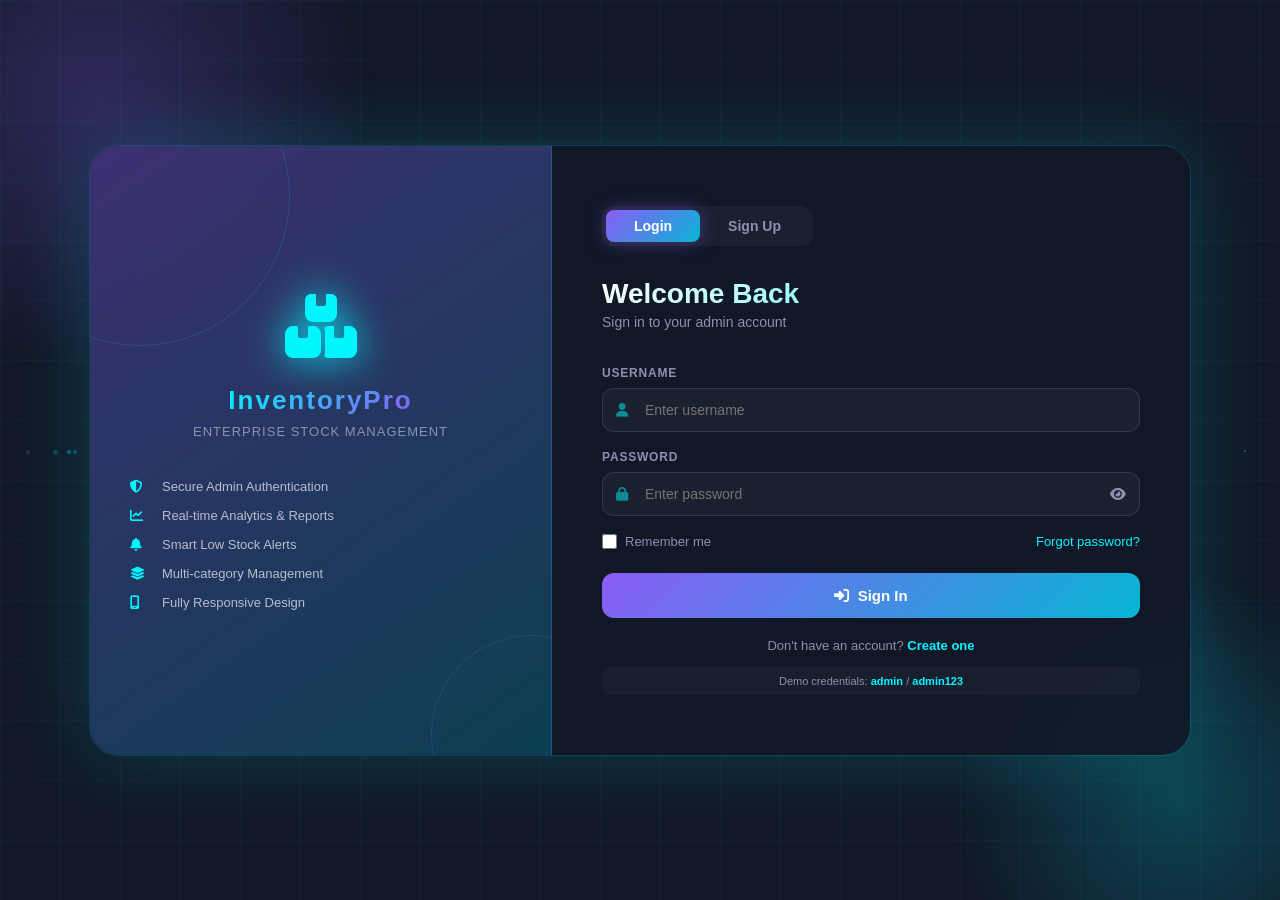
<file: login.html>
<!DOCTYPE html>
<html lang="en">
<head>
<meta charset="UTF-8"/>
<meta name="viewport" content="width=device-width, initial-scale=1.0"/>
<title>InventoryPro – Login</title>
<link rel="stylesheet" href="https://cdnjs.cloudflare.com/ajax/libs/font-awesome/6.5.2/css/all.min.css"/>
<style>
*,*::before,*::after{box-sizing:border-box;margin:0;padding:0}
:root{
  --cyan:#00F5FF;--purple:#8B5CF6;--dark:#111827;--cyan-blue:#06B6D4;
  --surface:rgba(17,24,39,0.85);--border:rgba(0,245,255,0.18);
  --text:#e8eaf6;--muted:#8b91b0;--red:#f87171;--green:#34d399;
}
@import url('https://fonts.googleapis.com/css2?family=Orbitron:wght@700;900&display=swap');
html,body{height:100%;font-family:'Segoe UI',sans-serif;background:var(--dark);color:var(--text);overflow:hidden}
body{display:flex;align-items:center;justify-content:center;position:relative}

/* Animated background */
.bg-canvas{position:fixed;inset:0;z-index:0;overflow:hidden}
.bg-canvas::before{content:'';position:absolute;width:600px;height:600px;background:radial-gradient(circle,rgba(139,92,246,0.25),transparent 65%);top:-200px;left:-200px;animation:bgFloat1 8s ease-in-out infinite}
.bg-canvas::after{content:'';position:absolute;width:500px;height:500px;background:radial-gradient(circle,rgba(0,245,255,0.2),transparent 65%);bottom:-150px;right:-150px;animation:bgFloat2 10s ease-in-out infinite}
@keyframes bgFloat1{0%,100%{transform:translate(0,0)}50%{transform:translate(80px,60px)}}
@keyframes bgFloat2{0%,100%{transform:translate(0,0)}50%{transform:translate(-60px,-40px)}}

.grid-lines{position:fixed;inset:0;z-index:0;
  background-image:linear-gradient(rgba(0,245,255,0.04) 1px,transparent 1px),linear-gradient(90deg,rgba(0,245,255,0.04) 1px,transparent 1px);
  background-size:60px 60px}

/* Wrapper: two pages */
.auth-wrapper{position:relative;z-index:10;width:100%;max-width:1100px;min-height:580px;display:flex;border-radius:28px;overflow:hidden;box-shadow:0 0 80px rgba(0,245,255,0.18),0 0 0 1px rgba(0,245,255,0.12);background:var(--surface);backdrop-filter:blur(20px)}

/* Left panel */
.left-panel{width:42%;background:linear-gradient(145deg,rgba(139,92,246,0.35),rgba(6,182,212,0.25));display:flex;flex-direction:column;justify-content:center;align-items:center;padding:60px 40px;position:relative;overflow:hidden;border-right:1px solid var(--border)}
.left-panel::before{content:'';position:absolute;width:300px;height:300px;border:1px solid rgba(0,245,255,0.15);border-radius:50%;top:-100px;left:-100px;animation:spinSlow 20s linear infinite}
.left-panel::after{content:'';position:absolute;width:200px;height:200px;border:1px solid rgba(139,92,246,0.2);border-radius:50%;bottom:-80px;right:-80px;animation:spinSlow 15s linear infinite reverse}
@keyframes spinSlow{from{transform:rotate(0deg)}to{transform:rotate(360deg)}}
.brand-logo{font-size:64px;color:var(--cyan);filter:drop-shadow(0 0 20px var(--cyan));animation:pulseGlow 2.5s ease-in-out infinite;margin-bottom:20px}
@keyframes pulseGlow{0%,100%{filter:drop-shadow(0 0 12px var(--cyan))}50%{filter:drop-shadow(0 0 28px var(--cyan))}}
.brand-title{font-family:'Orbitron',sans-serif;font-size:26px;font-weight:900;background:linear-gradient(135deg,var(--cyan),var(--purple));-webkit-background-clip:text;-webkit-text-fill-color:transparent;background-clip:text;margin-bottom:8px;letter-spacing:2px}
.brand-sub{color:var(--muted);font-size:13px;text-align:center;letter-spacing:1px;text-transform:uppercase}
.features{margin-top:40px;display:flex;flex-direction:column;gap:14px;width:100%}
.feature-item{display:flex;align-items:center;gap:12px;color:rgba(232,234,246,0.75);font-size:13px}
.feature-item i{color:var(--cyan);width:20px}

/* Right panel */
.right-panel{flex:1;padding:60px 50px;display:flex;flex-direction:column;justify-content:center;position:relative}
.panel-title{font-size:28px;font-weight:700;margin-bottom:4px;background:linear-gradient(135deg,#fff,var(--cyan));-webkit-background-clip:text;-webkit-text-fill-color:transparent;background-clip:text}
.panel-sub{color:var(--muted);font-size:14px;margin-bottom:36px}

/* Toggle tabs */
.auth-tabs{display:flex;gap:0;background:rgba(255,255,255,0.04);border-radius:12px;padding:4px;margin-bottom:32px;width:fit-content}
.auth-tab{padding:8px 28px;border-radius:8px;border:none;background:transparent;color:var(--muted);font-size:14px;font-weight:600;cursor:pointer;font-family:'Segoe UI',sans-serif;transition:all .3s ease}
.auth-tab.active{background:linear-gradient(135deg,var(--purple),var(--cyan-blue));color:#fff;box-shadow:0 0 20px rgba(139,92,246,0.4)}

/* Forms */
.auth-form{display:none;animation:fadeUp .4s ease}
.auth-form.active{display:block}
@keyframes fadeUp{from{opacity:0;transform:translateY(15px)}to{opacity:1;transform:translateY(0)}}

.field-group{margin-bottom:18px;position:relative}
.field-group label{display:block;font-size:12px;font-weight:600;color:var(--muted);text-transform:uppercase;letter-spacing:0.8px;margin-bottom:8px}
.input-wrap{position:relative;display:flex;align-items:center}
.input-wrap i.prefix{position:absolute;left:14px;color:rgba(0,245,255,0.5);font-size:14px;z-index:1;transition:color .3s}
.input-wrap input{width:100%;padding:13px 14px 13px 42px;background:rgba(255,255,255,0.04);border:1px solid rgba(255,255,255,0.1);border-radius:12px;color:var(--text);font-size:14px;font-family:'Segoe UI',sans-serif;outline:none;transition:all .3s ease}
.input-wrap input:focus{border-color:var(--cyan);box-shadow:0 0 0 3px rgba(0,245,255,0.12),0 0 20px rgba(0,245,255,0.1)}
.input-wrap input:focus~.prefix,.input-wrap:focus-within i.prefix{color:var(--cyan)}
.input-wrap .toggle-pass{position:absolute;right:14px;color:var(--muted);font-size:14px;cursor:pointer;background:none;border:none;transition:color .3s}
.input-wrap .toggle-pass:hover{color:var(--cyan)}

.remember-row{display:flex;align-items:center;justify-content:space-between;margin-bottom:24px}
.checkbox-wrap{display:flex;align-items:center;gap:8px;cursor:pointer;color:var(--muted);font-size:13px}
.checkbox-wrap input[type=checkbox]{accent-color:var(--cyan);width:15px;height:15px}
.forgot-link{color:var(--cyan);font-size:13px;text-decoration:none;transition:opacity .2s}
.forgot-link:hover{opacity:.75}

.btn-auth{width:100%;padding:14px;border:none;border-radius:12px;background:linear-gradient(135deg,var(--purple),var(--cyan-blue));color:#fff;font-size:15px;font-weight:700;font-family:'Segoe UI',sans-serif;cursor:pointer;transition:all .3s ease;position:relative;overflow:hidden}
.btn-auth::before{content:'';position:absolute;inset:0;background:linear-gradient(135deg,var(--cyan),var(--purple));opacity:0;transition:opacity .3s}
.btn-auth:hover::before{opacity:1}
.btn-auth:hover{transform:translateY(-2px);box-shadow:0 0 30px rgba(0,245,255,0.4)}
.btn-auth span{position:relative;z-index:1}

.switch-text{text-align:center;margin-top:20px;color:var(--muted);font-size:13px}
.switch-text a{color:var(--cyan);text-decoration:none;font-weight:600}

.form-divider{display:flex;align-items:center;gap:12px;margin:20px 0;color:var(--muted);font-size:12px}
.form-divider::before,.form-divider::after{content:'';flex:1;height:1px;background:rgba(255,255,255,0.08)}

.row-2{display:grid;grid-template-columns:1fr 1fr;gap:14px}

/* Toast */
.toast{position:fixed;top:24px;right:24px;z-index:9999;padding:14px 20px;border-radius:14px;font-size:14px;font-weight:600;display:flex;align-items:center;gap:10px;animation:toastIn .4s cubic-bezier(.175,.885,.32,1.275) forwards;max-width:320px}
.toast-success{background:linear-gradient(135deg,rgba(52,211,153,0.15),rgba(6,182,212,0.15));border:1px solid rgba(52,211,153,0.4);color:#34d399;box-shadow:0 0 30px rgba(52,211,153,0.2)}
.toast-error{background:linear-gradient(135deg,rgba(248,113,113,0.15),rgba(139,92,246,0.1));border:1px solid rgba(248,113,113,0.4);color:#f87171;box-shadow:0 0 30px rgba(248,113,113,0.2)}
@keyframes toastIn{from{opacity:0;transform:translateX(40px)}to{opacity:1;transform:translateX(0)}}

.error-msg{color:var(--red);font-size:12px;margin-top:6px;display:none}
.error-msg.show{display:block}

/* Particle dots */
.particle{position:fixed;border-radius:50%;pointer-events:none;animation:particleFloat linear infinite}
@keyframes particleFloat{0%{transform:translateY(100vh) scale(0);opacity:0}10%{opacity:1}90%{opacity:.5}100%{transform:translateY(-20px) scale(1);opacity:0}}

@media(max-width:768px){.left-panel{display:none}.right-panel{padding:40px 28px}.auth-wrapper{max-width:420px}}
</style>
</head>
<body>
<div class="bg-canvas"></div>
<div class="grid-lines"></div>

<!-- Particles -->
<div id="particles"></div>

<div class="auth-wrapper">
  <!-- Left branding -->
  <div class="left-panel">
    <div class="brand-logo"><i class="fa-solid fa-boxes-stacked"></i></div>
    <div class="brand-title">InventoryPro</div>
    <div class="brand-sub">Enterprise Stock Management</div>
    <div class="features">
      <div class="feature-item"><i class="fa-solid fa-shield-halved"></i>Secure Admin Authentication</div>
      <div class="feature-item"><i class="fa-solid fa-chart-line"></i>Real-time Analytics & Reports</div>
      <div class="feature-item"><i class="fa-solid fa-bell"></i>Smart Low Stock Alerts</div>
      <div class="feature-item"><i class="fa-solid fa-layer-group"></i>Multi-category Management</div>
      <div class="feature-item"><i class="fa-solid fa-mobile-screen"></i>Fully Responsive Design</div>
    </div>
  </div>

  <!-- Right form -->
  <div class="right-panel">
    <div class="auth-tabs">
      <button class="auth-tab active" onclick="switchTab('login')">Login</button>
      <button class="auth-tab" onclick="switchTab('signup')">Sign Up</button>
    </div>

    <!-- LOGIN FORM -->
    <div id="loginForm" class="auth-form active">
      <div class="panel-title">Welcome Back</div>
      <div class="panel-sub">Sign in to your admin account</div>

      <div class="field-group">
        <label>Username</label>
        <div class="input-wrap">
          <i class="fa-solid fa-user prefix"></i>
          <input type="text" id="loginUser" placeholder="Enter username" autocomplete="username"/>
        </div>
        <div class="error-msg" id="loginUserErr">Please enter your username</div>
      </div>

      <div class="field-group">
        <label>Password</label>
        <div class="input-wrap">
          <i class="fa-solid fa-lock prefix"></i>
          <input type="password" id="loginPass" placeholder="Enter password" autocomplete="current-password"/>
          <button class="toggle-pass" onclick="togglePass('loginPass',this)"><i class="fa-solid fa-eye"></i></button>
        </div>
        <div class="error-msg" id="loginPassErr">Please enter your password</div>
      </div>

      <div class="remember-row">
        <label class="checkbox-wrap">
          <input type="checkbox" id="rememberMe"/>
          Remember me
        </label>
        <a href="#" class="forgot-link" onclick="showForgot()">Forgot password?</a>
      </div>

      <button class="btn-auth" onclick="doLogin()"><span><i class="fa-solid fa-right-to-bracket"></i> &nbsp;Sign In</span></button>
      <div class="switch-text">Don't have an account? <a href="#" onclick="switchTab('signup')">Create one</a></div>
      <div style="margin-top:14px;text-align:center;color:var(--muted);font-size:11px;background:rgba(255,255,255,0.03);border-radius:8px;padding:8px">Demo credentials: <strong style="color:var(--cyan)">admin</strong> / <strong style="color:var(--cyan)">admin123</strong></div>
    </div>

    <!-- SIGNUP FORM -->
    <div id="signupForm" class="auth-form">
      <div class="panel-title">Create Account</div>
      <div class="panel-sub">Join InventoryPro as an administrator</div>

      <div class="row-2">
        <div class="field-group">
          <label>Full Name</label>
          <div class="input-wrap">
            <i class="fa-solid fa-user prefix"></i>
            <input type="text" id="signupName" placeholder="John Doe"/>
          </div>
        </div>
        <div class="field-group">
          <label>Email</label>
          <div class="input-wrap">
            <i class="fa-solid fa-envelope prefix"></i>
            <input type="email" id="signupEmail" placeholder="you@example.com"/>
          </div>
        </div>
      </div>

      <div class="field-group">
        <label>Username</label>
        <div class="input-wrap">
          <i class="fa-solid fa-user-shield prefix"></i>
          <input type="text" id="signupUser" placeholder="Choose a username"/>
        </div>
      </div>

      <div class="row-2">
        <div class="field-group">
          <label>Password</label>
          <div class="input-wrap">
            <i class="fa-solid fa-lock prefix"></i>
            <input type="password" id="signupPass" placeholder="Min 6 characters"/>
            <button class="toggle-pass" onclick="togglePass('signupPass',this)"><i class="fa-solid fa-eye"></i></button>
          </div>
        </div>
        <div class="field-group">
          <label>Confirm Password</label>
          <div class="input-wrap">
            <i class="fa-solid fa-key prefix"></i>
            <input type="password" id="signupConfirm" placeholder="Repeat password"/>
            <button class="toggle-pass" onclick="togglePass('signupConfirm',this)"><i class="fa-solid fa-eye"></i></button>
          </div>
        </div>
      </div>
      <div class="error-msg show" id="signupErr" style="display:none"></div>

      <button class="btn-auth" onclick="doSignup()"><span><i class="fa-solid fa-user-plus"></i> &nbsp;Create Account</span></button>
      <div class="switch-text">Already have an account? <a href="#" onclick="switchTab('login')">Sign in</a></div>
    </div>
  </div>
</div>

<script>
// ---- Particles ----
(function(){
  const c=document.getElementById('particles');
  for(let i=0;i<18;i++){
    const d=document.createElement('div');
    d.className='particle';
    const size=Math.random()*4+2;
    d.style.cssText=`width:${size}px;height:${size}px;left:${Math.random()*100}%;background:${Math.random()>.5?'#00F5FF':'#8B5CF6'};opacity:${Math.random()*.5+.1};animation-duration:${Math.random()*12+8}s;animation-delay:-${Math.random()*12}s`;
    c.appendChild(d);
  }
})();

// ---- Tab switching ----
function switchTab(tab){
  document.querySelectorAll('.auth-tab').forEach(t=>t.classList.remove('active'));
  document.querySelectorAll('.auth-form').forEach(f=>f.classList.remove('active'));
  if(tab==='login'){
    document.querySelectorAll('.auth-tab')[0].classList.add('active');
    document.getElementById('loginForm').classList.add('active');
  } else {
    document.querySelectorAll('.auth-tab')[1].classList.add('active');
    document.getElementById('signupForm').classList.add('active');
  }
}

// ---- Toggle password ----
function togglePass(id,btn){
  const inp=document.getElementById(id);
  const isPass=inp.type==='password';
  inp.type=isPass?'text':'password';
  btn.innerHTML=isPass?'<i class="fa-solid fa-eye-slash"></i>':'<i class="fa-solid fa-eye"></i>';
}

// ---- Toast ----
function toast(msg,type='success'){
  const t=document.createElement('div');
  t.className=`toast toast-${type}`;
  t.innerHTML=`<i class="fa-solid fa-${type==='success'?'circle-check':'circle-xmark'}"></i>${msg}`;
  document.body.appendChild(t);
  setTimeout(()=>{t.style.animation='toastIn .4s ease reverse forwards';setTimeout(()=>t.remove(),400)},3500);
}

// ---- Login ----
function doLogin(){
  const user=document.getElementById('loginUser').value.trim();
  const pass=document.getElementById('loginPass').value.trim();
  let ok=true;
  if(!user){document.getElementById('loginUserErr').classList.add('show');ok=false;}else{document.getElementById('loginUserErr').classList.remove('show');}
  if(!pass){document.getElementById('loginPassErr').classList.add('show');ok=false;}else{document.getElementById('loginPassErr').classList.remove('show');}
  if(!ok)return;

  // Check localStorage users
  const users=JSON.parse(localStorage.getItem('inv_users')||'[]');
  const found=users.find(u=>u.username===user&&u.password===pass);
  const isDefault=user==='admin'&&pass==='admin123';

  if(found||isDefault){
    const profile=found||{username:'admin',name:'Administrator',email:'admin@inventorypro.com',role:'Super Admin'};
    if(document.getElementById('rememberMe').checked){
      localStorage.setItem('inv_session',JSON.stringify(profile));
    } else {
      sessionStorage.setItem('inv_session',JSON.stringify(profile));
    }
    toast('Login successful! Redirecting...','success');
    setTimeout(()=>window.location.href='dashboard.html',1200);
  } else {
    toast('Invalid credentials. Try admin / admin123','error');
  }
}

// ---- Signup ----
function doSignup(){
  const name=document.getElementById('signupName').value.trim();
  const email=document.getElementById('signupEmail').value.trim();
  const user=document.getElementById('signupUser').value.trim();
  const pass=document.getElementById('signupPass').value;
  const confirm=document.getElementById('signupConfirm').value;
  const errEl=document.getElementById('signupErr');

  if(!name||!email||!user||!pass||!confirm){
    errEl.textContent='⚠️ Please fill all fields.';errEl.style.display='block';return;
  }
  if(!email.includes('@')){
    errEl.textContent='⚠️ Enter a valid email address.';errEl.style.display='block';return;
  }
  if(pass.length<6){
    errEl.textContent='⚠️ Password must be at least 6 characters.';errEl.style.display='block';return;
  }
  if(pass!==confirm){
    errEl.textContent='⚠️ Passwords do not match.';errEl.style.display='block';return;
  }
  errEl.style.display='none';

  const users=JSON.parse(localStorage.getItem('inv_users')||'[]');
  if(users.find(u=>u.username===user)){
    errEl.textContent='⚠️ Username already taken.';errEl.style.display='block';return;
  }
  users.push({name,email,username:user,password:pass,role:'Admin',joined:new Date().toISOString()});
  localStorage.setItem('inv_users',JSON.stringify(users));
  toast('Account created! You can now sign in.','success');
  setTimeout(()=>switchTab('login'),1500);
}

// ---- Forgot password stub ----
function showForgot(){
  toast('Password reset: Contact your super admin.','error');
}

// Enter key
document.addEventListener('keydown',e=>{if(e.key==='Enter'){const af=document.querySelector('.auth-form.active');if(af&&af.id==='loginForm')doLogin();else doSignup();}});

// Pre-fill if remembered
const s=localStorage.getItem('inv_session')||sessionStorage.getItem('inv_session');
if(s){window.location.href='dashboard.html';}
</script>
</body>
</html>
</file>
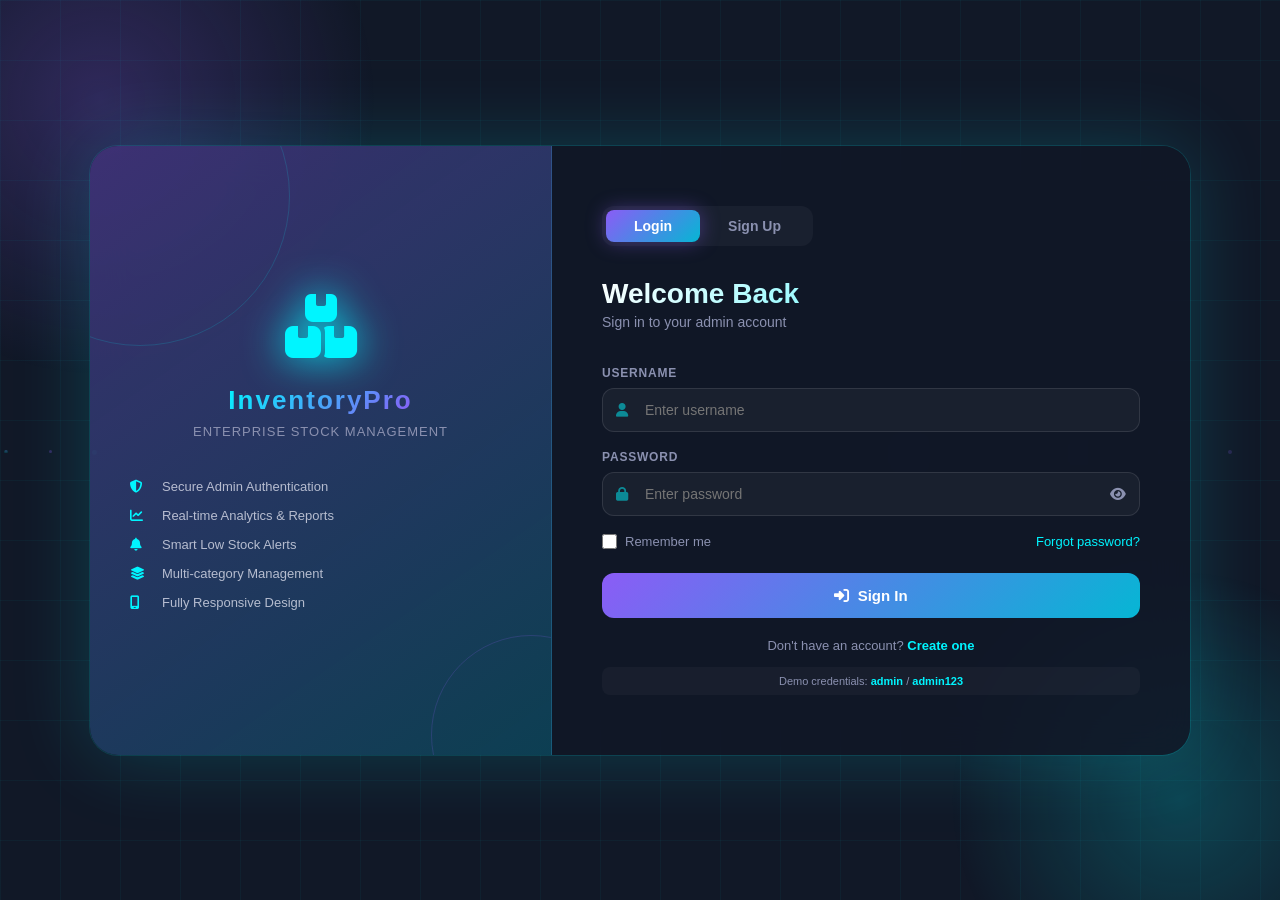
<file: profile.html>
<!DOCTYPE html>
<html lang="en">
<head>
<meta charset="UTF-8"/>
<meta name="viewport" content="width=device-width, initial-scale=1.0"/>
<title>InventoryPro – Admin Profile</title>
<link rel="stylesheet" href="https://cdnjs.cloudflare.com/ajax/libs/font-awesome/6.5.2/css/all.min.css"/>
<style>
@import url('https://fonts.googleapis.com/css2?family=Orbitron:wght@700;900&display=swap');
*,*::before,*::after{box-sizing:border-box;margin:0;padding:0}
:root{
  --cyan:#00F5FF;--purple:#8B5CF6;--dark:#111827;--cyan-blue:#06B6D4;
  --surface:rgba(17,24,39,0.9);--border:rgba(0,245,255,0.15);
  --text:#e8eaf6;--muted:#8b91b0;--red:#f87171;--green:#34d399;
}
html,body{min-height:100%;font-family:'Segoe UI',sans-serif;background:var(--dark);color:var(--text)}
body{position:relative;padding:0}
.bg-wrap{position:fixed;inset:0;z-index:0;overflow:hidden}
.bg-wrap::before{content:'';position:absolute;width:700px;height:700px;background:radial-gradient(circle,rgba(139,92,246,0.15),transparent 60%);top:-200px;left:-200px}
.bg-wrap::after{content:'';position:absolute;width:600px;height:600px;background:radial-gradient(circle,rgba(0,245,255,0.12),transparent 60%);bottom:-200px;right:-200px}
.grid-bg{position:fixed;inset:0;z-index:0;pointer-events:none;background-image:linear-gradient(rgba(0,245,255,0.03) 1px,transparent 1px),linear-gradient(90deg,rgba(0,245,255,0.03) 1px,transparent 1px);background-size:50px 50px}

/* NAV */
.topnav{position:fixed;top:0;left:0;right:0;z-index:100;height:64px;display:flex;align-items:center;padding:0 28px;gap:16px;background:rgba(10,14,26,0.9);backdrop-filter:blur(20px);border-bottom:1px solid var(--border)}
.nav-brand{font-family:'Orbitron',sans-serif;font-size:16px;font-weight:900;background:linear-gradient(135deg,var(--cyan),var(--purple));-webkit-background-clip:text;-webkit-text-fill-color:transparent;background-clip:text;letter-spacing:1px}
.nav-spacer{flex:1}
.back-btn{display:flex;align-items:center;gap:8px;padding:8px 18px;border-radius:10px;background:rgba(255,255,255,0.05);border:1px solid var(--border);color:var(--text);font-size:13px;font-weight:600;cursor:pointer;text-decoration:none;font-family:'Segoe UI',sans-serif;transition:all .3s}
.back-btn:hover{border-color:var(--cyan);color:var(--cyan)}

/* MAIN */
.page{padding:88px 28px 40px;max-width:1100px;margin:0 auto;position:relative;z-index:1}
.profile-grid{display:grid;grid-template-columns:340px 1fr;gap:24px;align-items:start}

/* PROFILE CARD */
.profile-card{background:rgba(17,24,39,0.9);backdrop-filter:blur(20px);border:1px solid var(--border);border-radius:24px;padding:36px 28px;text-align:center;position:relative;overflow:hidden}
.profile-card::before{content:'';position:absolute;top:-60px;right:-60px;width:180px;height:180px;background:radial-gradient(circle,rgba(0,245,255,0.12),transparent 70%)}
.profile-card::after{content:'';position:absolute;bottom:-40px;left:-40px;width:140px;height:140px;background:radial-gradient(circle,rgba(139,92,246,0.1),transparent 70%)}

.avatar-wrap{position:relative;display:inline-block;margin-bottom:20px}
.profile-avatar{width:130px;height:130px;border-radius:50%;border:3px solid transparent;background:linear-gradient(#111827,#111827) padding-box,linear-gradient(135deg,var(--cyan),var(--purple)) border-box;object-fit:cover;box-shadow:0 0 35px rgba(0,245,255,.35)}
.avatar-ring{position:absolute;inset:-6px;border-radius:50%;border:2px dashed rgba(0,245,255,.3);animation:spinSlow 12s linear infinite}
@keyframes spinSlow{from{transform:rotate(0deg)}to{transform:rotate(360deg)}}
.avatar-upload{position:absolute;bottom:4px;right:4px;width:32px;height:32px;border-radius:50%;background:linear-gradient(135deg,var(--purple),var(--cyan-blue));border:2px solid var(--dark);display:flex;align-items:center;justify-content:center;cursor:pointer;font-size:12px;color:#fff;transition:all .3s}
.avatar-upload:hover{transform:scale(1.15);box-shadow:0 0 15px rgba(0,245,255,.4)}

.profile-name{font-size:22px;font-weight:700;color:var(--text);margin-bottom:4px}
.profile-role{color:var(--cyan);font-size:13px;font-weight:600;margin-bottom:6px;text-transform:uppercase;letter-spacing:1px}
.profile-joined{color:var(--muted);font-size:12px;margin-bottom:28px}

.stat-pills{display:flex;gap:12px;justify-content:center;margin-bottom:28px}
.stat-pill{text-align:center;background:rgba(255,255,255,.04);border:1px solid var(--border);border-radius:14px;padding:12px 18px;flex:1}
.pill-val{font-size:20px;font-weight:700;color:var(--cyan)}
.pill-label{font-size:10px;color:var(--muted);text-transform:uppercase;letter-spacing:.8px;margin-top:3px}

.detail-list{display:flex;flex-direction:column;gap:10px;margin-bottom:28px}
.detail-item{display:flex;align-items:center;gap:12px;padding:12px 16px;background:rgba(255,255,255,.03);border:1px solid rgba(255,255,255,.06);border-radius:12px;transition:all .3s;text-align:left}
.detail-item:hover{border-color:rgba(0,245,255,.2);transform:translateX(4px)}
.detail-item i{color:var(--cyan);width:18px;font-size:15px;flex-shrink:0}
.detail-item .detail-label{font-size:10px;color:var(--muted);text-transform:uppercase;letter-spacing:.6px}
.detail-item .detail-val{font-size:13.5px;color:var(--text);font-weight:500}

.badge-online{display:inline-flex;align-items:center;gap:6px;background:rgba(52,211,153,.12);border:1px solid rgba(52,211,153,.3);color:var(--green);border-radius:99px;padding:5px 14px;font-size:12px;font-weight:600;margin-bottom:20px}
.badge-online::before{content:'';width:7px;height:7px;border-radius:50%;background:var(--green);animation:pulse 2s infinite}
@keyframes pulse{0%,100%{box-shadow:0 0 0 0 rgba(52,211,153,.4)}50%{box-shadow:0 0 0 5px rgba(52,211,153,0)}}

/* EDIT PANEL */
.edit-panel{display:flex;flex-direction:column;gap:20px}
.panel-card{background:rgba(17,24,39,0.9);backdrop-filter:blur(20px);border:1px solid var(--border);border-radius:20px;padding:28px;transition:box-shadow .3s}
.panel-card:hover{box-shadow:0 8px 32px rgba(0,0,0,.3)}
.panel-header{display:flex;align-items:center;justify-content:space-between;margin-bottom:24px}
.panel-title{font-size:16px;font-weight:700;color:var(--text);display:flex;align-items:center;gap:10px}
.panel-title i{color:var(--cyan);font-size:16px}
.panel-badge{font-size:11px;padding:3px 10px;border-radius:99px;background:rgba(0,245,255,.1);color:var(--cyan);border:1px solid rgba(0,245,255,.2)}

.form-grid-2{display:grid;grid-template-columns:1fr 1fr;gap:16px}
.form-group{display:flex;flex-direction:column;gap:8px}
.form-group.full{grid-column:1/-1}
.form-group label{font-size:11.5px;font-weight:600;color:var(--muted);text-transform:uppercase;letter-spacing:.6px}
.input-wrap{position:relative;display:flex;align-items:center}
.input-wrap i.pfx{position:absolute;left:14px;color:rgba(0,245,255,.5);font-size:13px;pointer-events:none}
.input-wrap input{width:100%;padding:12px 14px 12px 40px;background:rgba(255,255,255,.04);border:1px solid rgba(255,255,255,.08);border-radius:12px;color:var(--text);font-size:13.5px;font-family:'Segoe UI',sans-serif;outline:none;transition:all .3s}
.input-wrap input:focus{border-color:var(--cyan);box-shadow:0 0 0 3px rgba(0,245,255,.1)}
.input-wrap input:disabled{opacity:.5;cursor:not-allowed}
.input-wrap .eye-btn{position:absolute;right:12px;background:none;border:none;color:var(--muted);cursor:pointer;padding:4px;font-size:13px;transition:color .2s}
.input-wrap .eye-btn:hover{color:var(--cyan)}

.btn-primary{background:linear-gradient(135deg,var(--purple),var(--cyan-blue));color:#fff;border:none;border-radius:12px;padding:12px 24px;font-size:14px;font-weight:700;cursor:pointer;font-family:'Segoe UI',sans-serif;display:inline-flex;align-items:center;gap:8px;transition:all .3s}
.btn-primary:hover{transform:translateY(-2px);box-shadow:0 0 25px rgba(139,92,246,.4)}
.btn-secondary{background:rgba(255,255,255,.05);color:var(--text);border:1px solid var(--border);border-radius:12px;padding:12px 24px;font-size:14px;font-weight:600;cursor:pointer;font-family:'Segoe UI',sans-serif;display:inline-flex;align-items:center;gap:8px;transition:all .3s}
.btn-secondary:hover{border-color:var(--cyan);color:var(--cyan)}
.btn-actions{display:flex;gap:12px;margin-top:20px;flex-wrap:wrap}

/* Progress */
.strength-bar{height:4px;border-radius:99px;background:rgba(255,255,255,.06);margin-top:8px;overflow:hidden}
.strength-fill{height:100%;border-radius:99px;transition:all .4s ease}

/* Toast */
#toastContainer{position:fixed;top:20px;right:20px;z-index:9999;display:flex;flex-direction:column;gap:10px}
.toast{padding:14px 18px;border-radius:14px;font-size:13.5px;font-weight:600;display:flex;align-items:center;gap:10px;animation:toastIn .4s cubic-bezier(.175,.885,.32,1.275);min-width:260px}
.toast-success{border:1px solid rgba(52,211,153,.4);color:var(--green);background:rgba(17,24,39,.97);box-shadow:0 0 30px rgba(52,211,153,.15)}
.toast-error{border:1px solid rgba(248,113,113,.4);color:var(--red);background:rgba(17,24,39,.97);box-shadow:0 0 30px rgba(248,113,113,.15)}
.toast-info{border:1px solid rgba(0,245,255,.4);color:var(--cyan);background:rgba(17,24,39,.97);box-shadow:0 0 30px rgba(0,245,255,.15)}
@keyframes toastIn{from{opacity:0;transform:translateX(40px)}to{opacity:1;transform:translateX(0)}}

/* Avatar upload hidden */
#avatarInput{display:none}

/* Activity mini */
.mini-activity{display:flex;flex-direction:column;gap:6px}
.mini-act{display:flex;align-items:center;gap:10px;padding:8px 0;border-bottom:1px solid rgba(255,255,255,.04);font-size:12.5px;color:var(--muted)}
.mini-act:last-child{border-bottom:none}
.mini-dot{width:7px;height:7px;border-radius:50%;flex-shrink:0}
.mini-dot.add{background:var(--green)}.mini-dot.edit{background:var(--cyan)}.mini-dot.sell{background:var(--purple)}.mini-dot.delete{background:var(--red)}

@media(max-width:900px){.profile-grid{grid-template-columns:1fr}}
@media(max-width:600px){.form-grid-2{grid-template-columns:1fr}.stat-pills{flex-direction:column}}
</style>
</head>
<body>
<div class="bg-wrap"></div>
<div class="grid-bg"></div>
<div id="toastContainer"></div>

<!-- TOP NAV -->
<nav class="topnav">
  <span class="nav-brand"><i class="fa-solid fa-boxes-stacked" style="margin-right:8px;color:var(--cyan)"></i>InventoryPro</span>
  <div class="nav-spacer"></div>
  <a href="dashboard.html" class="back-btn"><i class="fa-solid fa-arrow-left"></i>Back to Dashboard</a>
</nav>

<div class="page">
  <div class="profile-grid">

    <!-- LEFT: PROFILE CARD -->
    <div>
      <div class="profile-card">
        <div class="avatar-wrap">
          <img id="profileAvatar" src="https://i.pravatar.cc/200?img=12" alt="Admin" class="profile-avatar"/>
          <div class="avatar-ring"></div>
          <label class="avatar-upload" for="avatarInput" title="Change Photo"><i class="fa-solid fa-camera"></i></label>
          <input type="file" id="avatarInput" accept="image/*" onchange="handleAvatarUpload(this)"/>
        </div>
        <div class="badge-online">Online Now</div>
        <div class="profile-name" id="displayName">Administrator</div>
        <div class="profile-role" id="displayRole">Super Admin</div>
        <div class="profile-joined" id="displayJoined">Member since 2025</div>

        <div class="stat-pills">
          <div class="stat-pill"><div class="pill-val" id="pillProducts">0</div><div class="pill-label">Products</div></div>
          <div class="stat-pill"><div class="pill-val" id="pillLow">0</div><div class="pill-label">Low Stock</div></div>
          <div class="stat-pill"><div class="pill-val" id="pillSold">0</div><div class="pill-label">Units Sold</div></div>
        </div>

        <div class="detail-list">
          <div class="detail-item"><i class="fa-solid fa-envelope"></i><div><div class="detail-label">Email</div><div class="detail-val" id="displayEmail">admin@inventorypro.com</div></div></div>
          <div class="detail-item"><i class="fa-solid fa-phone"></i><div><div class="detail-label">Phone</div><div class="detail-val" id="displayPhone">+91 9876543210</div></div></div>
          <div class="detail-item"><i class="fa-solid fa-location-dot"></i><div><div class="detail-label">Location</div><div class="detail-val" id="displayLocation">Pune, India</div></div></div>
          <div class="detail-item"><i class="fa-solid fa-briefcase"></i><div><div class="detail-label">Role</div><div class="detail-val" id="displayRoleDetail">Inventory Manager</div></div></div>
        </div>

        <button class="btn-primary" style="width:100%;justify-content:center" onclick="scrollToEdit()"><i class="fa-solid fa-pen"></i>Edit Profile</button>
      </div>
    </div>

    <!-- RIGHT: EDIT PANELS -->
    <div class="edit-panel" id="editPanel">

      <!-- Edit Profile -->
      <div class="panel-card">
        <div class="panel-header">
          <div class="panel-title"><i class="fa-solid fa-user-pen"></i>Edit Profile Information</div>
          <span class="panel-badge">Personal Info</span>
        </div>
        <div class="form-grid-2">
          <div class="form-group">
            <label>Full Name</label>
            <div class="input-wrap"><i class="fa-solid fa-user pfx"></i><input type="text" id="editName" placeholder="Full name"/></div>
          </div>
          <div class="form-group">
            <label>Username</label>
            <div class="input-wrap"><i class="fa-solid fa-at pfx"></i><input type="text" id="editUsername" placeholder="Username"/></div>
          </div>
          <div class="form-group">
            <label>Email</label>
            <div class="input-wrap"><i class="fa-solid fa-envelope pfx"></i><input type="email" id="editEmail" placeholder="Email address"/></div>
          </div>
          <div class="form-group">
            <label>Phone</label>
            <div class="input-wrap"><i class="fa-solid fa-phone pfx"></i><input type="tel" id="editPhone" placeholder="+91 XXXXXXXXXX"/></div>
          </div>
          <div class="form-group">
            <label>Location</label>
            <div class="input-wrap"><i class="fa-solid fa-location-dot pfx"></i><input type="text" id="editLocation" placeholder="City, Country"/></div>
          </div>
          <div class="form-group">
            <label>Job Title</label>
            <div class="input-wrap"><i class="fa-solid fa-briefcase pfx"></i><input type="text" id="editJobTitle" placeholder="e.g. Inventory Manager"/></div>
          </div>
        </div>
        <div class="btn-actions">
          <button class="btn-primary" onclick="saveProfile()"><i class="fa-solid fa-floppy-disk"></i>Save Changes</button>
          <button class="btn-secondary" onclick="resetProfile()"><i class="fa-solid fa-rotate-left"></i>Reset</button>
        </div>
      </div>

      <!-- Change Password -->
      <div class="panel-card">
        <div class="panel-header">
          <div class="panel-title"><i class="fa-solid fa-lock"></i>Change Password</div>
          <span class="panel-badge">Security</span>
        </div>
        <div style="display:flex;flex-direction:column;gap:16px">
          <div class="form-group">
            <label>Current Password</label>
            <div class="input-wrap">
              <i class="fa-solid fa-lock pfx"></i>
              <input type="password" id="currentPass" placeholder="Current password"/>
              <button class="eye-btn" onclick="toggleEye('currentPass',this)"><i class="fa-solid fa-eye"></i></button>
            </div>
          </div>
          <div class="form-group">
            <label>New Password</label>
            <div class="input-wrap">
              <i class="fa-solid fa-key pfx"></i>
              <input type="password" id="newPass" placeholder="New password (min 6 chars)" oninput="checkStrength()"/>
              <button class="eye-btn" onclick="toggleEye('newPass',this)"><i class="fa-solid fa-eye"></i></button>
            </div>
            <div class="strength-bar"><div class="strength-fill" id="strengthFill" style="width:0%;background:var(--red)"></div></div>
          </div>
          <div class="form-group">
            <label>Confirm New Password</label>
            <div class="input-wrap">
              <i class="fa-solid fa-shield-halved pfx"></i>
              <input type="password" id="confirmPass" placeholder="Repeat new password"/>
              <button class="eye-btn" onclick="toggleEye('confirmPass',this)"><i class="fa-solid fa-eye"></i></button>
            </div>
          </div>
        </div>
        <div class="btn-actions">
          <button class="btn-primary" onclick="changePassword()"><i class="fa-solid fa-lock"></i>Update Password</button>
        </div>
      </div>

      <!-- Recent Activity -->
      <div class="panel-card">
        <div class="panel-header">
          <div class="panel-title"><i class="fa-solid fa-clock-rotate-left"></i>Recent Activity</div>
          <a href="dashboard.html" class="back-btn" style="padding:5px 12px;font-size:12px">View All</a>
        </div>
        <div class="mini-activity" id="miniActivity">
          <div style="color:var(--muted);font-size:13px;text-align:center;padding:20px">No activity yet.</div>
        </div>
      </div>

    </div>
  </div>
</div>

<script>
/* Load user session */
const sess=sessionStorage.getItem('inv_session')||localStorage.getItem('inv_session');
if(!sess){window.location.href='login.html';}
const user=JSON.parse(sess||'{}');

/* Profile data from localStorage */
let profileData=JSON.parse(localStorage.getItem('inv_profileData')||'{}');

function loadProfile(){
  const name=profileData.name||user.name||'Administrator';
  const username=profileData.username||user.username||'admin';
  const email=profileData.email||user.email||'admin@inventorypro.com';
  const phone=profileData.phone||'+91 9876543210';
  const location=profileData.location||'Pune, India';
  const role=profileData.role||user.role||'Super Admin';
  const jobTitle=profileData.jobTitle||'Inventory Manager';
  const joined=profileData.joined||user.joined||(new Date().getFullYear());

  document.getElementById('displayName').textContent=name;
  document.getElementById('displayRole').textContent=role;
  document.getElementById('displayRoleDetail').textContent=jobTitle;
  document.getElementById('displayJoined').textContent=`Member since ${new Date(joined).getFullYear?.()??joined}`;
  document.getElementById('displayEmail').textContent=email;
  document.getElementById('displayPhone').textContent=phone;
  document.getElementById('displayLocation').textContent=location;

  document.getElementById('editName').value=name;
  document.getElementById('editUsername').value=username;
  document.getElementById('editEmail').value=email;
  document.getElementById('editPhone').value=phone;
  document.getElementById('editLocation').value=location;
  document.getElementById('editJobTitle').value=jobTitle;

  // Stats
  const products=JSON.parse(localStorage.getItem('inv_products')||'[]');
  document.getElementById('pillProducts').textContent=products.length;
  document.getElementById('pillLow').textContent=products.filter(p=>p.quantity<=(p.threshold||10)).length;
  document.getElementById('pillSold').textContent=localStorage.getItem('inv_sold')||'0';

  // Avatar
  const savedAvatar=localStorage.getItem('inv_avatar');
  if(savedAvatar)document.getElementById('profileAvatar').src=savedAvatar;

  // Activity
  const log=JSON.parse(localStorage.getItem('inv_activity')||'[]');
  const ma=document.getElementById('miniActivity');
  if(log.length){
    ma.innerHTML=log.slice(0,5).map(a=>`<div class="mini-act"><span class="mini-dot ${a.type}"></span><span style="flex:1">${a.text}</span><span>${a.time}</span></div>`).join('');
  }
}

function saveProfile(){
  const name=document.getElementById('editName').value.trim();
  const username=document.getElementById('editUsername').value.trim();
  const email=document.getElementById('editEmail').value.trim();
  const phone=document.getElementById('editPhone').value.trim();
  const location=document.getElementById('editLocation').value.trim();
  const jobTitle=document.getElementById('editJobTitle').value.trim();
  if(!name||!email){showToast('Name and email are required.','error');return;}
  if(!email.includes('@')){showToast('Enter a valid email.','error');return;}
  const newProfile={...profileData,name,username,email,phone,location,jobTitle,role:user.role||'Super Admin',joined:user.joined||new Date().toISOString()};
  localStorage.setItem('inv_profileData',JSON.stringify(newProfile));
  // Update session
  const updated={...user,...newProfile};
  if(localStorage.getItem('inv_session'))localStorage.setItem('inv_session',JSON.stringify(updated));
  else sessionStorage.setItem('inv_session',JSON.stringify(updated));
  profileData=newProfile;
  loadProfile();
  showToast('✅ Profile updated successfully!','success');
}

function resetProfile(){loadProfile();showToast('Profile reset.','info');}

function changePassword(){
  const cur=document.getElementById('currentPass').value;
  const np=document.getElementById('newPass').value;
  const cp=document.getElementById('confirmPass').value;
  if(!cur||!np||!cp){showToast('Fill all password fields.','error');return;}
  // Check current password
  const users=JSON.parse(localStorage.getItem('inv_users')||'[]');
  const isDefault=user.username==='admin'&&cur==='admin123';
  const found=users.find(u=>u.username===user.username&&u.password===cur);
  if(!found&&!isDefault){showToast('Current password is incorrect.','error');return;}
  if(np.length<6){showToast('New password must be at least 6 chars.','error');return;}
  if(np!==cp){showToast('Passwords do not match.','error');return;}
  // Save
  if(found){found.password=np;localStorage.setItem('inv_users',JSON.stringify(users));}
  document.getElementById('currentPass').value='';document.getElementById('newPass').value='';document.getElementById('confirmPass').value='';
  document.getElementById('strengthFill').style.width='0%';
  showToast('🔒 Password changed successfully!','success');
}

function checkStrength(){
  const v=document.getElementById('newPass').value;
  const fill=document.getElementById('strengthFill');
  let score=0;
  if(v.length>=6)score++;if(v.length>=10)score++;if(/[A-Z]/.test(v))score++;if(/[0-9]/.test(v))score++;if(/[^a-zA-Z0-9]/.test(v))score++;
  const pct=[0,20,40,65,85,100][score];
  const colors=['','#f87171','#fbbf24','#fbbf24','#34d399','#34d399'][score];
  fill.style.width=pct+'%';fill.style.background=colors;
}

function toggleEye(id,btn){
  const inp=document.getElementById(id);
  inp.type=inp.type==='password'?'text':'password';
  btn.innerHTML=inp.type==='text'?'<i class="fa-solid fa-eye-slash"></i>':'<i class="fa-solid fa-eye"></i>';
}

function handleAvatarUpload(input){
  const file=input.files[0];if(!file)return;
  const reader=new FileReader();
  reader.onload=e=>{
    document.getElementById('profileAvatar').src=e.target.result;
    localStorage.setItem('inv_avatar',e.target.result);
    showToast('📸 Profile picture updated!','success');
  };
  reader.readAsDataURL(file);
}

function scrollToEdit(){document.getElementById('editPanel').scrollIntoView({behavior:'smooth',block:'start'});}

function showToast(msg,type='success'){
  const t=document.createElement('div');
  t.className=`toast toast-${type}`;
  const icons={success:'circle-check',error:'circle-xmark',info:'circle-info'};
  t.innerHTML=`<i class="fa-solid fa-${icons[type]}"></i>${msg}`;
  document.getElementById('toastContainer').appendChild(t);
  setTimeout(()=>{t.style.animation='toastIn .4s ease reverse';setTimeout(()=>t.remove(),400)},3500);
}

// Init
loadProfile();
document.body.style.opacity=0;document.body.style.transition='opacity .5s';
setTimeout(()=>document.body.style.opacity=1,50);
</script>
</body>
</html>
</file>
